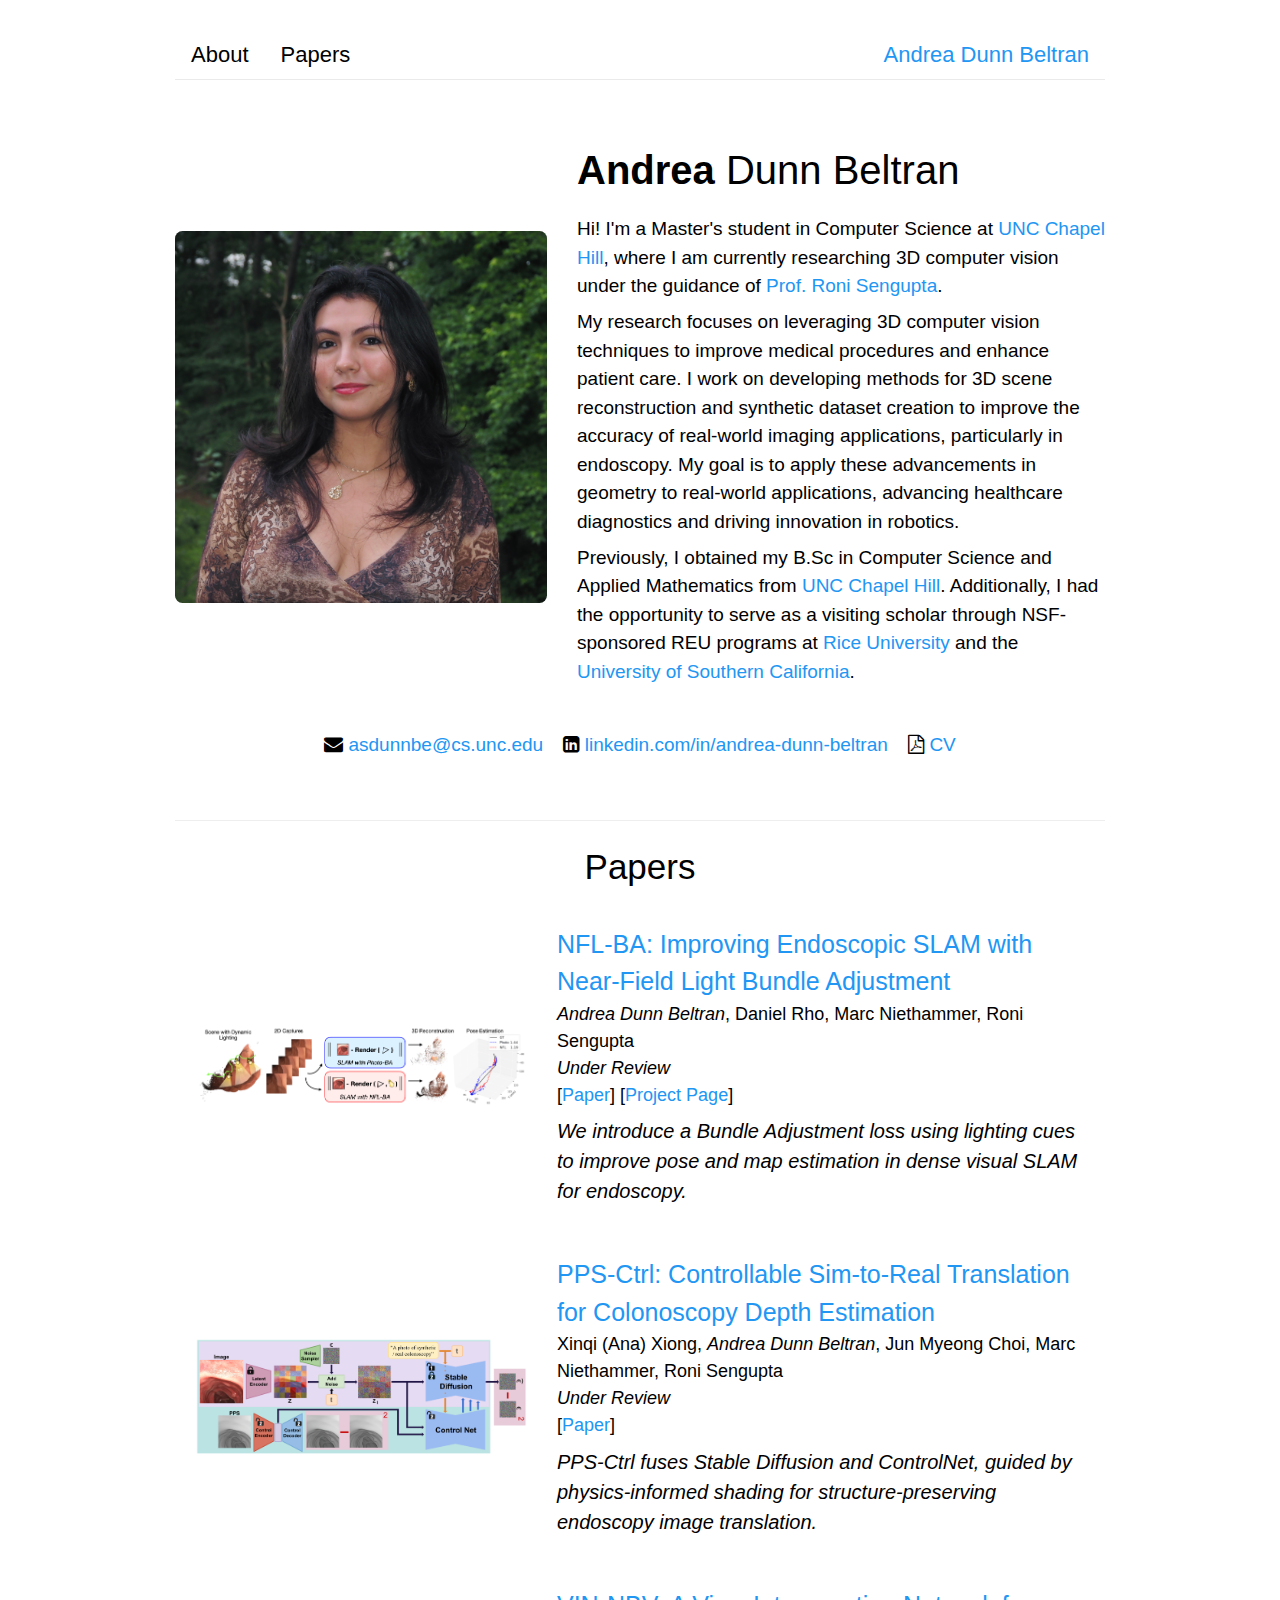
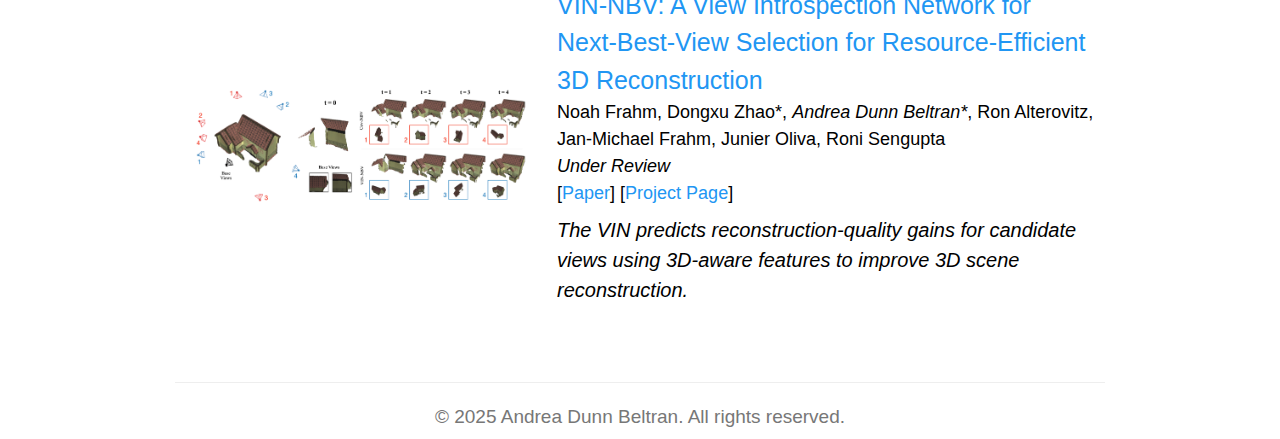
<file: index.html>
<!DOCTYPE html>
<html lang="en">
<head>
    <meta charset="UTF-8">
    <meta name="viewport" content="width=device-width, initial-scale=1.0">
    <title>Andrea Dunn Beltran | Portfolio</title>
    <link rel="stylesheet" href="https://www.w3schools.com/w3css/4/w3.css">
    <link rel="stylesheet" href="https://cdnjs.cloudflare.com/ajax/libs/font-awesome/4.7.0/css/font-awesome.min.css">
    
    <style>
    html, body, h1, h2, h3, h4, h5, h6 {
        font-family: "HelveticaNeue Light", "HelveticaNeue-Light", "Helvetica Neue Light", "Helvetica Neue", Helvetica, Arial, "Lucida Grande", sans-serif;
        margin: 0; padding: 0; font-weight: 300;
    }
    body { background: #fff; }

    p { font-size: 19px;
        margin: 0.5rem 0; }


    a {
        text-decoration: none;
        color: #2196F3;
    }

    .container { max-width: 75%; margin: 2rem auto; padding: 0 1rem; }
    /* Sticky Navigation */
    nav.w3-bar { position: sticky; top: 0; z-index: 100; border-bottom: 1px solid #eaeaea; background: #fff; margin-bottom: 2rem; }
    nav .w3-bar-item { font-weight: 400; }
    nav .w3-right { margin-left: auto; font-size: 1rem; color: #2196F3; }
    section { margin-bottom: 3rem; }
    .profile-header { padding: 2rem 0; display: flex; justify-content: center; align-items: center; gap: 2rem; }
    .profile-header h1 { font-size: 2.5rem; margin-bottom: 0.5rem; font-weight: 400; color: #000; }
    .profile-header img { width: 40%; height: auto; 
        border-radius: 2%; 
    }

    /* Section titles centered */
    h2{ font-size: 35px; text-align: center; }

    /* Projects grid */
    .projects-grid { display: flex; flex-wrap: wrap; margin: -0.95rem; }
    .project-card { width: calc(33.333% - 1.5rem); margin: 0.75rem; padding: 0.5rem; background-color: #f4f4f4; border-radius: 8px; }
    .project-card h3 { margin-top: 0; font-weight: 400; }
    .project-card a { color: #2196F3; text-decoration: none; font-weight: 400; }
    .project-card a:hover { text-decoration: underline; }

    /* Papers table */
    #papertitle
    {
        color: #2196F3;
        font-size: 25px;
        padding: 0px;
        margin: 0px;
        border: 0px;
        border-collapse: collapse;
    }
    table.papers { width: 100%; border-collapse: separate; border-spacing: 0 1rem; }
    .papers .thumbs { padding: 10px; width: 40%; vertical-align: middle; }
    .papers .detail { padding: 10px; vertical-align: middle; }
    .papers img.thumbs { width: 100%; height: auto; }
    /* Footer */
    footer { text-align: center; font-size: 0.875rem; color: #777; margin-top: 2rem; }
  </style>
</head>
<body class="w3-white">
  <div class="w3-content container" style="margin-bottom: 0rem;">
    <!-- Sticky Navigation -->
    <nav class="w3-bar w3-white w3-center">
      <a href="#about" class="w3-bar-item w3-button" style="font-size:22px;">About</a>
      <!-- <a href="#projects" class="w3-bar-item w3-button">Projects</a> -->
      <a href="#papers" class="w3-bar-item w3-button" style="font-size:22px;">Papers</a>
      <!-- <a href="#contact" class="w3-bar-item w3-button" style="font-size:17px;">Contact</a> -->
      <div class="w3-bar-item w3-right" style="font-size:22px;">Andrea Dunn Beltran</div>
    </nav>

    <!-- About Section -->
    <section id="about" class="profile-header" style="margin-bottom: 0rem;"> 
        <img src="andrea.jpg" alt="Andrea Dunn Beltran" class="about-img">
        <div>
            <h1 style="font-size: 40px; margin-bottom: 1.0rem;"><b>Andrea</b> Dunn Beltran</h1>
            <!-- <h4>Master's student in Computer Science</h4> -->
            <!-- <a style="font-size:18px;">UNC Chapel Hill</a> -->

            <p>Hi! I'm a Master's student in Computer Science at <a href="https://cs.unc.edu">UNC Chapel Hill</a>, where I am currently researching 3D computer vision under the guidance of <a href="https://www.cs.unc.edu/~ronisen/" target="_blank">Prof. Roni Sengupta</a>.</p>

            <p> My research focuses on leveraging 3D computer vision techniques to improve medical procedures and enhance patient care.
                I work on developing methods for 3D scene reconstruction and synthetic dataset creation to improve the accuracy of real-world imaging applications, particularly in endoscopy. 
                My goal is to apply these advancements in geometry to real-world applications, advancing healthcare diagnostics and driving innovation in robotics.            </p>
            
            <p>Previously, I obtained my B.Sc in Computer Science and Applied Mathematics from <a href="https://www.unc.edu">UNC Chapel Hill</a>. Additionally, I had the opportunity to serve as a visiting scholar through NSF-sponsored REU programs at <a href="https://www.rice.edu">Rice University</a> and the <a href="https://www.usc.edu">University of Southern California</a>.</p>
        </div>
    </section>

    <div class="w3-center" style="margin-bottom: 4rem;">
        <p>
            <i class="fa fa-envelope"></i> <a href="mailto:asdunnbe@cs.unc.edu" style="margin-right: 15px;">asdunnbe@cs.unc.edu</a>
            <i class="fa fa-linkedin-square"></i> <a href="www.linkedin.com/in/andrea-dunn-beltran" target="_blank" style="margin-right: 15px;">linkedin.com/in/andrea-dunn-beltran</a>
            <i class="fa fa-file-pdf-o"></i> <a href="path_to_your_cv.pdf" target="_blank">CV</a>
        </p>
    </div>


    <!-- <section id="projects">
        <hr>
        <div class="w3-center">
            <h2>Projects</h2>
        </div>
        <div class="projects-grid">
        <div class="w3-card w3-hover-shadow project-card">
          <h3>Project Title 1 <i class="fa fa-code"></i></h3>
          <p>Brief description of the project, technologies used, and impact.</p>
          <p><a href="https://github.com/yourusername/project1" target="_blank">View on GitHub</a></p>
        </div>
        <div class="w3-card w3-hover-shadow project-card">
          <h3>Project Title 2 <i class="fa fa-database"></i></h3>
          <p>Brief description of the project, technologies used, and impact.</p>
          <p><a href="https://github.com/yourusername/project2" target="_blank">View on GitHub</a></p>
        </div>
      </div>
    </section> -->

    <!-- Papers Section -->
    <section id="papers">
        <hr>
        <div class="w3-center">
            <h2>Papers</h2>
        </div>

      <table class="papers" width="100%" align="center" border="0" cellspacing="0" cellpadding="40">
        <tbody>
            <tr>
                <td class="thumbs"><img class="thumbs" src="paper_images/nflba.png" alt="NFL-BA"></td>
                <td class="detail">
                <p style="font-size:18px;"><b id="papertitle">NFL-BA: Improving Endoscopic SLAM with Near-Field Light Bundle Adjustment</b><br>
                <b><i>Andrea Dunn Beltran</i></b>, Daniel Rho, Marc Niethammer, Roni Sengupta<br>
                <i>Under Review</i><br>
                [<a href="https://arxiv.org/abs/2412.13176" target="_blank">Paper</a>]
                [<a href="https://asdunnbe.github.io/NFL-BA/" target="_blank">Project Page</a>]
                </p>
                <p  style="font-size:20px;"><i>We introduce a Bundle Adjustment loss using lighting cues to improve pose and map estimation in dense visual SLAM for endoscopy.</i></p>
                </td>
            </tr>


            <tr>
            <td class="thumbs"><img class="thumbs" src="paper_images/pps-ctrl.png" alt="PPS-Ctrl"></td>
            <td class="detail">
              <p style="font-size:18px;"><b id="papertitle">PPS-Ctrl: Controllable Sim-to-Real Translation for Colonoscopy Depth Estimation</b><br>
              Xinqi (Ana) Xiong, <b><i>Andrea Dunn Beltran</i></b>, Jun Myeong Choi, Marc Niethammer, Roni Sengupta<br>
              <i>Under Review</i><br>
              [<a href="https://arxiv.org/abs/2504.17067" target="_blank">Paper</a>]
              <!-- [<a href="https://github.com/anaxqx/PPS-Ctrl" target="_blank">Project Page</a>] -->
              </p>
              <p  style="font-size:20px;"><i>PPS-Ctrl fuses Stable Diffusion and ControlNet, guided by physics-informed shading for structure-preserving endoscopy image translation.</i></p>
            </td>
            </tr>

          
            <tr>
                <td class="thumbs"><img class="thumbs" src="paper_images/vin.png" alt="VIN"></td>
                <td class="detail">
                <p style="font-size:18px;"><b id="papertitle">VIN-NBV: A View Introspection Network for Next-Best-View Selection for Resource-Efficient 3D Reconstruction</b><br>
                Noah Frahm, Dongxu Zhao*, <b><i>Andrea Dunn Beltran*</i></b>,  Ron Alterovitz,  Jan-Michael Frahm,  Junier Oliva,  Roni Sengupta<br>
                <i>Under Review</i><br>
                [<a href="https://arxiv.org/abs/2505.06219" target="_blank">Paper</a>]
                [<a href="https://noahfrahm.github.io/VIN-NBVProjectPage/" target="_blank">Project Page</a>]
                </p>
                <p  style="font-size:20px;"><i>The VIN predicts reconstruction-quality gains for candidate views using 3D-aware features to improve 3D scene reconstruction.</i></p>
                </td>
            </tr>
        </tbody>
      </table>
    </section>

    <!-- Contact Section
    <section id="contact">
        <hr>
      <h2>Contact</h2>
      <p><i class="fa fa-envelope"></i> <a href="mailto:asdunnbe@cs.unc.edu">asdunnbe@cs.unc.edu</a></p>
    </section> -->

    <!-- Footer -->
    <footer>
        <hr>
      <p>&copy; 2025 Andrea Dunn Beltran. All rights reserved.</p>
    </footer>
  </div>
</body>
</html>
</file>
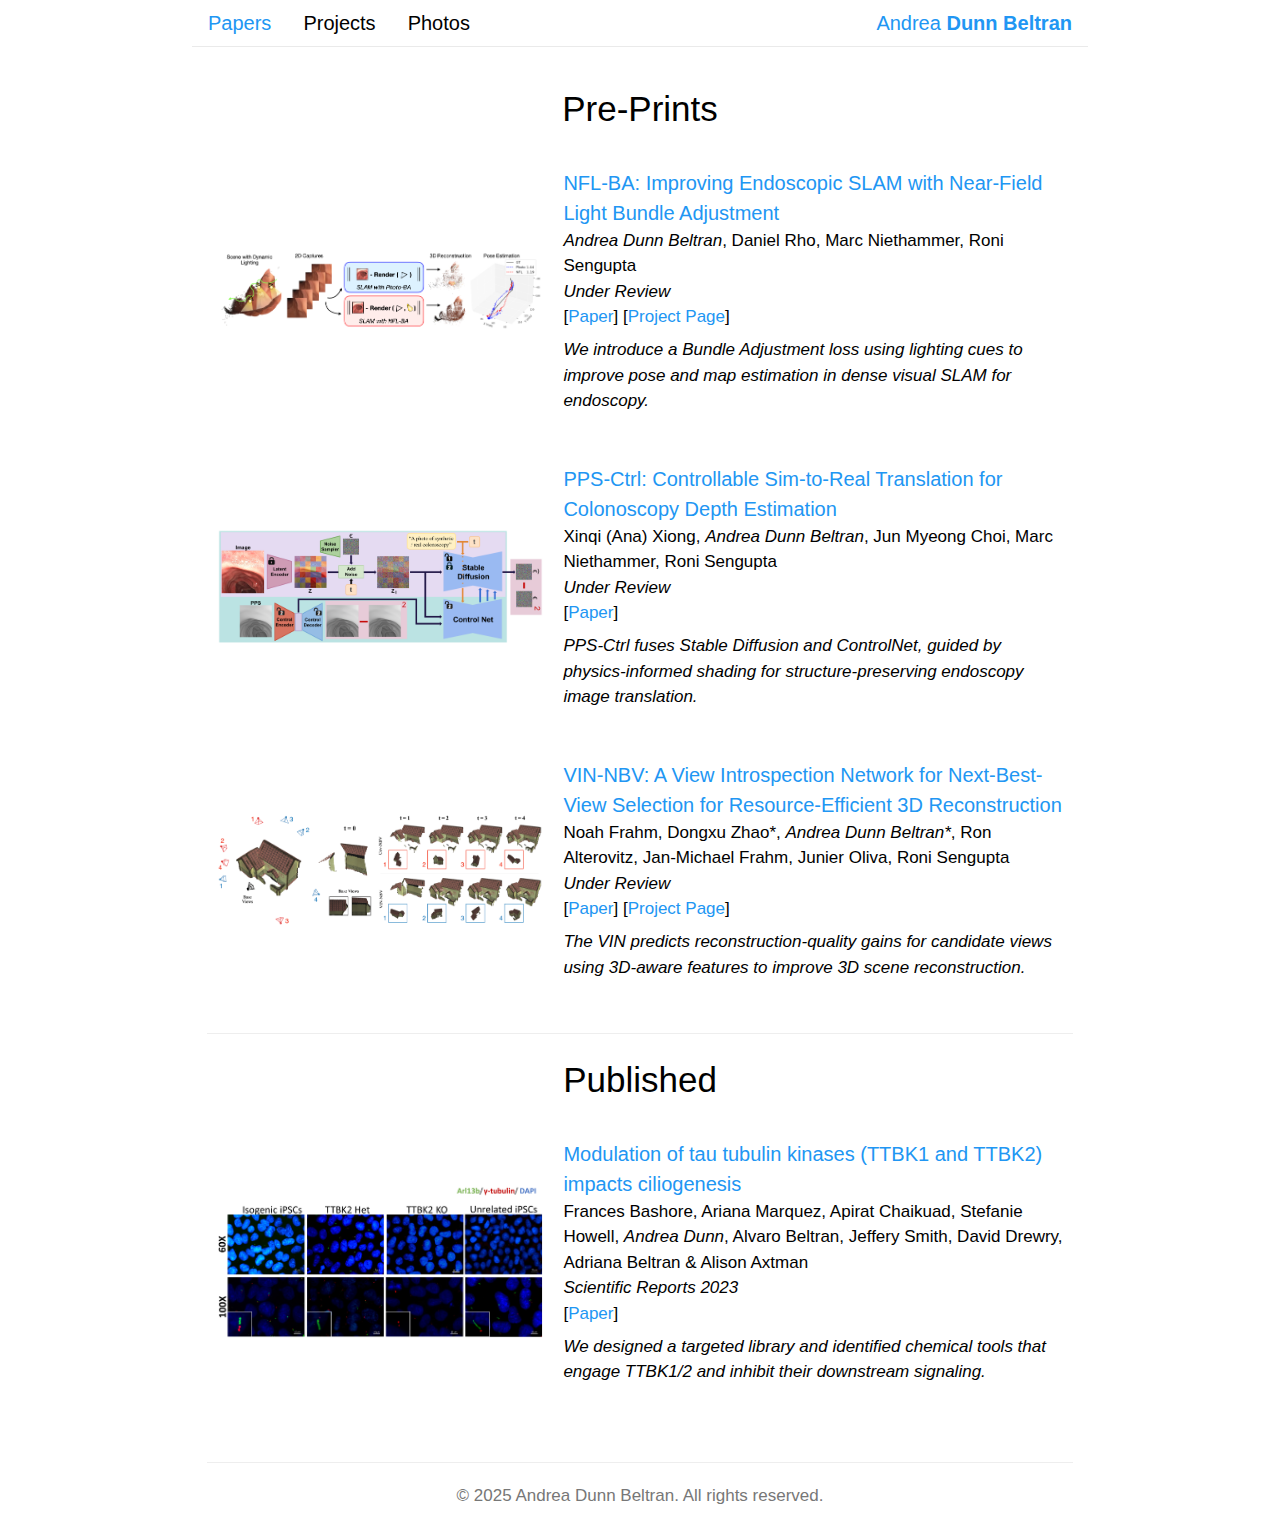
<file: papers.html>
<!DOCTYPE html>
<html lang="en">
<head>
  <meta charset="UTF-8" />
  <meta name="viewport" content="width=device-width, initial-scale=1" />
  <title>Andrea Dunn Beltran – Papers</title>
  <link rel="stylesheet" href="https://www.w3schools.com/w3css/4/w3.css" />
  <link rel="stylesheet" href="https://cdnjs.cloudflare.com/ajax/libs/font-awesome/4.7.0/css/font-awesome.min.css" />
  <link rel="stylesheet" href="style.css" />
</head>
<body class="w3-white">
  <!-- Navigation -->
  <div id="nav-container"></div>
  
  <div class="w3-content container">

    <!-- Papers Section -->
    <section id="papers">
      <h2 class="w3-center">Pre-Prints</h2>
      <table class="preprints" width="100%"></table>

      <hr>
      <h2 class="w3-center">Published</h2>
      <table class="published" width="100%"></table>
    </section>

    <footer>
      <hr />
      <p>&copy; 2025 Andrea Dunn Beltran. All rights reserved.</p>
    </footer>
  </div>

  <!-- Scripts -->
  <script src="site.js"></script>
  <script>
    loadNavigation();
    loadPapers("preprints", "published");
  </script>
</body>
</html>
</file>
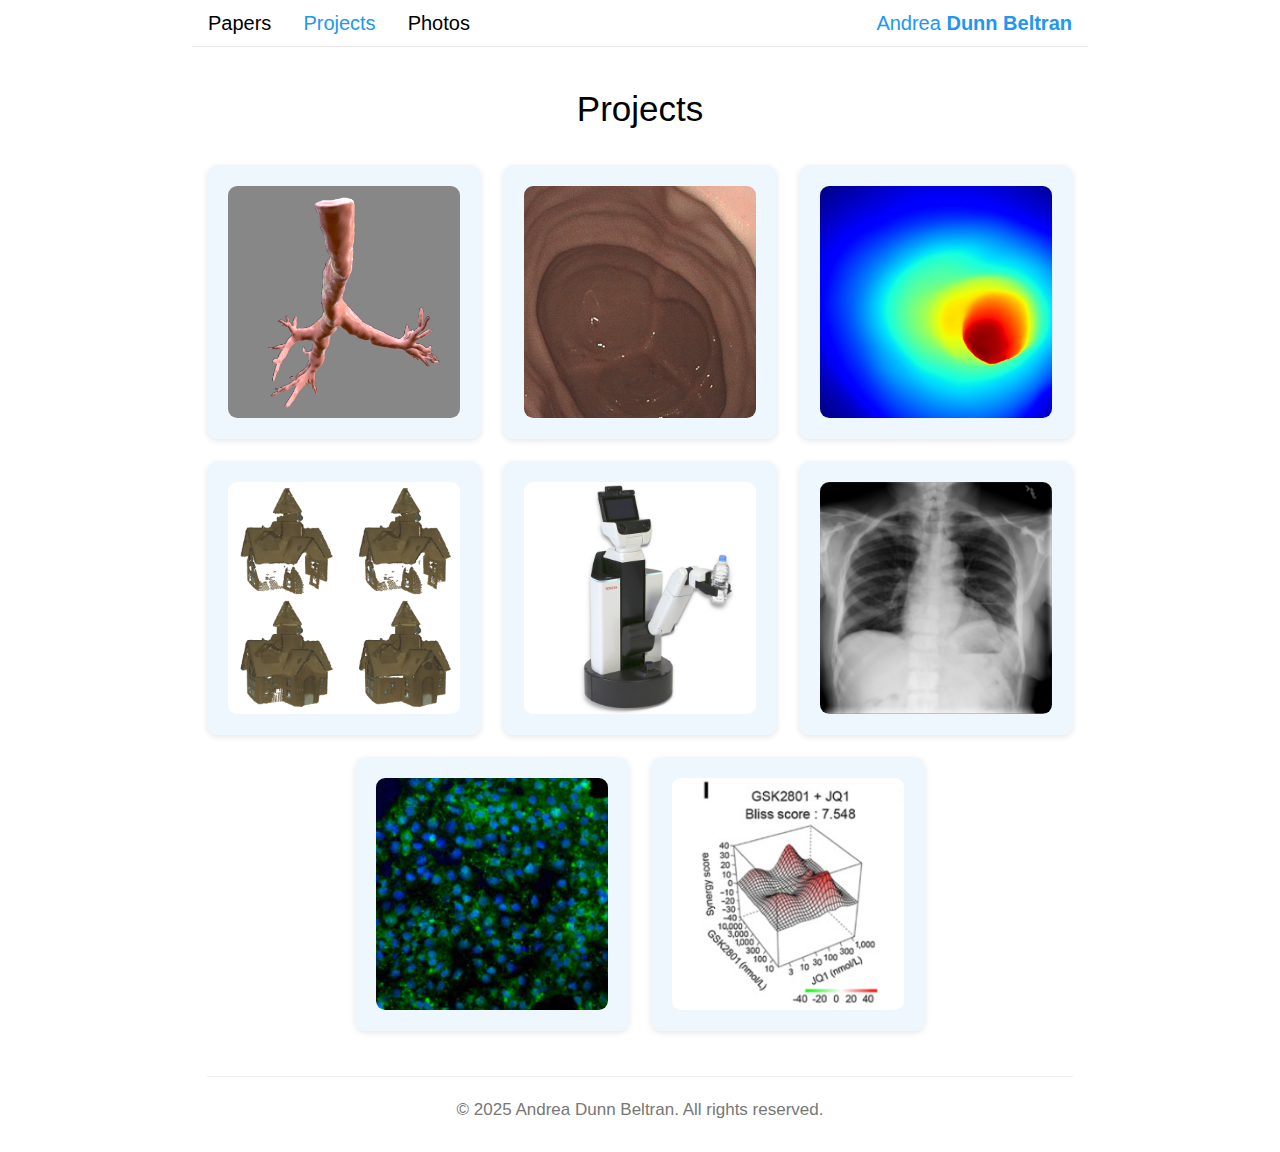
<file: projects.html>
<!DOCTYPE html>
<html lang="en">
<head>
  <meta charset="UTF-8" />
  <meta name="viewport" content="width=device-width, initial-scale=1" />
  <title>Andrea Dunn Beltran – Projects</title>
  <link rel="stylesheet" href="https://www.w3schools.com/w3css/4/w3.css" />
  <link rel="stylesheet" href="https://cdnjs.cloudflare.com/ajax/libs/font-awesome/4.7.0/css/font-awesome.min.css" />
  <link rel="stylesheet" href="style.css" />
</head>
<body class="w3-white">
  <!-- Navigation -->
  <div id="nav-container"></div>
  
  <div class="w3-content container">

    <!-- Projects Section -->
    <section id="projects">
      <div class="w3-center">
        <h2>Projects</h2>
      </div>
      <div style="margin: 30px;"></div>

      <div id="project-grid" class="projects-grid"></div>
    </section>

    <footer>
      <hr />
      <p>&copy; 2025 Andrea Dunn Beltran. All rights reserved.</p>
    </footer>
  </div>

  <!-- Scripts -->
  <script src="site.js"></script>
  <script>
    loadNavigation();
    loadProjects("projects", false);
  </script>
</body>
</html>
</file>
<file: style.css>
:root {
    --primary-blue: #2196F3;
    --hover-blue: #2195f313;
    --hover-blue-2: #2195f391;
}

html, body, h1, h2, h3, h4, h5, h6 {
    font-family: "HelveticaNeue Light","HelveticaNeue-Light","Helvetica Neue Light","Helvetica Neue",Helvetica,Arial,"Lucida Grande",sans-serif;
    margin: 0; padding: 0; font-weight: 300;
}
body { background: #fff; }

p { font-size: 17px; margin: .5rem 0; }
a {
    text-decoration: none;
    color: var(--primary-blue);
}
a:hover {
    color:  var(--hover-blue-2);
}

.container {
    max-width: 70%;
    margin: 2rem auto;
    padding: 0 1rem;
}

.w3-content.container {
  padding-top: 3.5rem;   /* adjust to match nav height */
}

/* Sticky Navigation */
nav.w3-bar {
  z-index: 100;        /* ← higher than your cards’ stacking context */
  position:  fixed;
  max-width: 70%;
  left: 50%;
  transform: translateX(-50%);  top: 0;
  border-bottom: 1px solid #eaeaea;
  background: #fff;
  margin-bottom: 2rem;
}

nav .w3-bar-item { font-weight: 400; }
nav .w3-right { margin-left: auto; font-size: 1rem; color: var(--primary-blue); }
nav .w3-right:hover {
    background-color: transparent!important;
    color: var(--hover-blue-2)!important;
}
nav .w3-bar-item.w3-button:hover {
    background-color: transparent!important;
    color: var(--primary-blue)!important;
}

/* Default nav link */
nav .w3-bar-item.active {
  color: var(--primary-blue);
}

/* Hover on active link */
nav .w3-bar-item.active:hover {
  color: var(--hover-blue-2) !important;
}

/* Dimmed active when another is hovered */
nav .w3-bar-item.active.dimmed {
  color: var(--hover-blue-2) !important;
}

/* Hover on non-active */
nav .w3-bar-item:not(.active):hover {
  color: var(--primary-blue) !important;
}

/* Hover on active itself */
nav .w3-bar-item.active:hover {
  color: var(--hover-blue-2) !important;
}



section { margin-bottom: 3rem; }

/* Profile Header */
.profile-header { padding: 2rem 0; display: flex; justify-content: center; align-items: center; gap: 2rem; }
.profile-header h1 { font-size: 2.5rem; margin-bottom: 0.5rem; font-weight: 400; color: #000; }
.profile-header img { width: 40%; height: auto; 
    border-radius: 4%; 
}

/* Section titles */
h2 { font-size: 35px; text-align: center; }

/* Projects grid */
.projects-grid {
    display: flex;
    flex-wrap: wrap;
    justify-content: center;
    gap: 1.5rem;
}

/* Flip-card container */
.project-card {
    perspective: 1000px;
    width: calc(33.333% - 1rem);
    max-width: 300px;
}
.flip-card-inner {
    position: relative;
    width: 100%;
    padding-bottom: 100%;     /* square */
    transition: transform .6s;
    transform-style: preserve-3d;
}
.project-card:hover .flip-card-inner {
    transform: rotateY(180deg);
}

/* Faces */
.flip-card-front,
.flip-card-back {
    position: absolute; top: 0; left: 0;
    width: 100%; height: 100%;
    backface-visibility: hidden;
    border-radius: 4%;
    overflow: hidden;
    display: flex;
    flex-direction: column;
    align-items: center;
    justify-content: center;
    padding: 1rem;
    box-shadow: 0 2px 6px rgba(0,0,0,0.1);
    background-color: var(--hover-blue);
    transition: background-color .3s;
}

/* Hover highlight */
.project-card:hover .flip-card-front,
/* .project-card:hover .flip-card-back {
    background-color: var(--hover-blue);
} */

/* Front: image only */
.flip-card-front img {
    width: 95%;
    aspect-ratio: 1 / 1;
    object-fit: cover;
    border-radius: 4%;
}
.flip-card-front h4 { display: none; }

/* Back: title, desc, links */
.flip-card-back {
    transform: rotateY(180deg);
    text-align: center;
}
.flip-card-back h4 {
    margin: 0 0 .5rem;
    font-weight: 400;
    color: var(--primary-blue);
}
.flip-card-back .links {
    display: flex;
    gap: 1rem;
    margin-top: auto;
}
.flip-card-back .links a {
    color: var(--primary-blue);
    text-decoration: none;
    font-weight: 400;
}
.flip-card-back .links a:hover {
    color: var(--hover-blue);
}

/* Papers table */
#papertitle {
    color: var(--primary-blue);
    font-size: 20px;
    margin: 0;
    padding: 0;
}
table.papers {
    width: 100%;
    border-collapse: separate;
    border-spacing: 0 1rem;
}
.papers .thumbs {
    padding: 10px;
    width: 40%;
    vertical-align: middle;
}
.papers .detail {
    padding: 10px;
    vertical-align: middle;
}
.papers img.thumbs {
    width: 100%;
    height: auto;
}

/* Footer */
footer {
    text-align: center;
    font-size: .875rem;
    color: #777;
    margin-top: 2rem;
}


/* Photo gallery */
/* Photo gallery */
.photo-grid {
  display: grid;
  grid-template-columns: repeat(3, 1fr);  /* always 3 columns */
  gap: 0.5rem;                            /* gap between cells */
  grid-auto-flow: row dense;
}

.photo-item {
  overflow: hidden;                       /* crop overflow if any */
}

.photo-item img {
  width: 100%;
  height: 100%;
  object-fit: cover;                      /* fill container, maintain ratio */
  border-radius: 2%;                      /* optional rounding */
}

/* Any landscape photo spans two cols */
/* Landscapes on the left span cols 1–2 */
.photo-item.land-left {
  grid-column: 1 / span 2;
}

/* Landscapes on the right span cols 2–3 */
.photo-item.land-right {
  grid-column: 2 / span 2;
}
</file>
